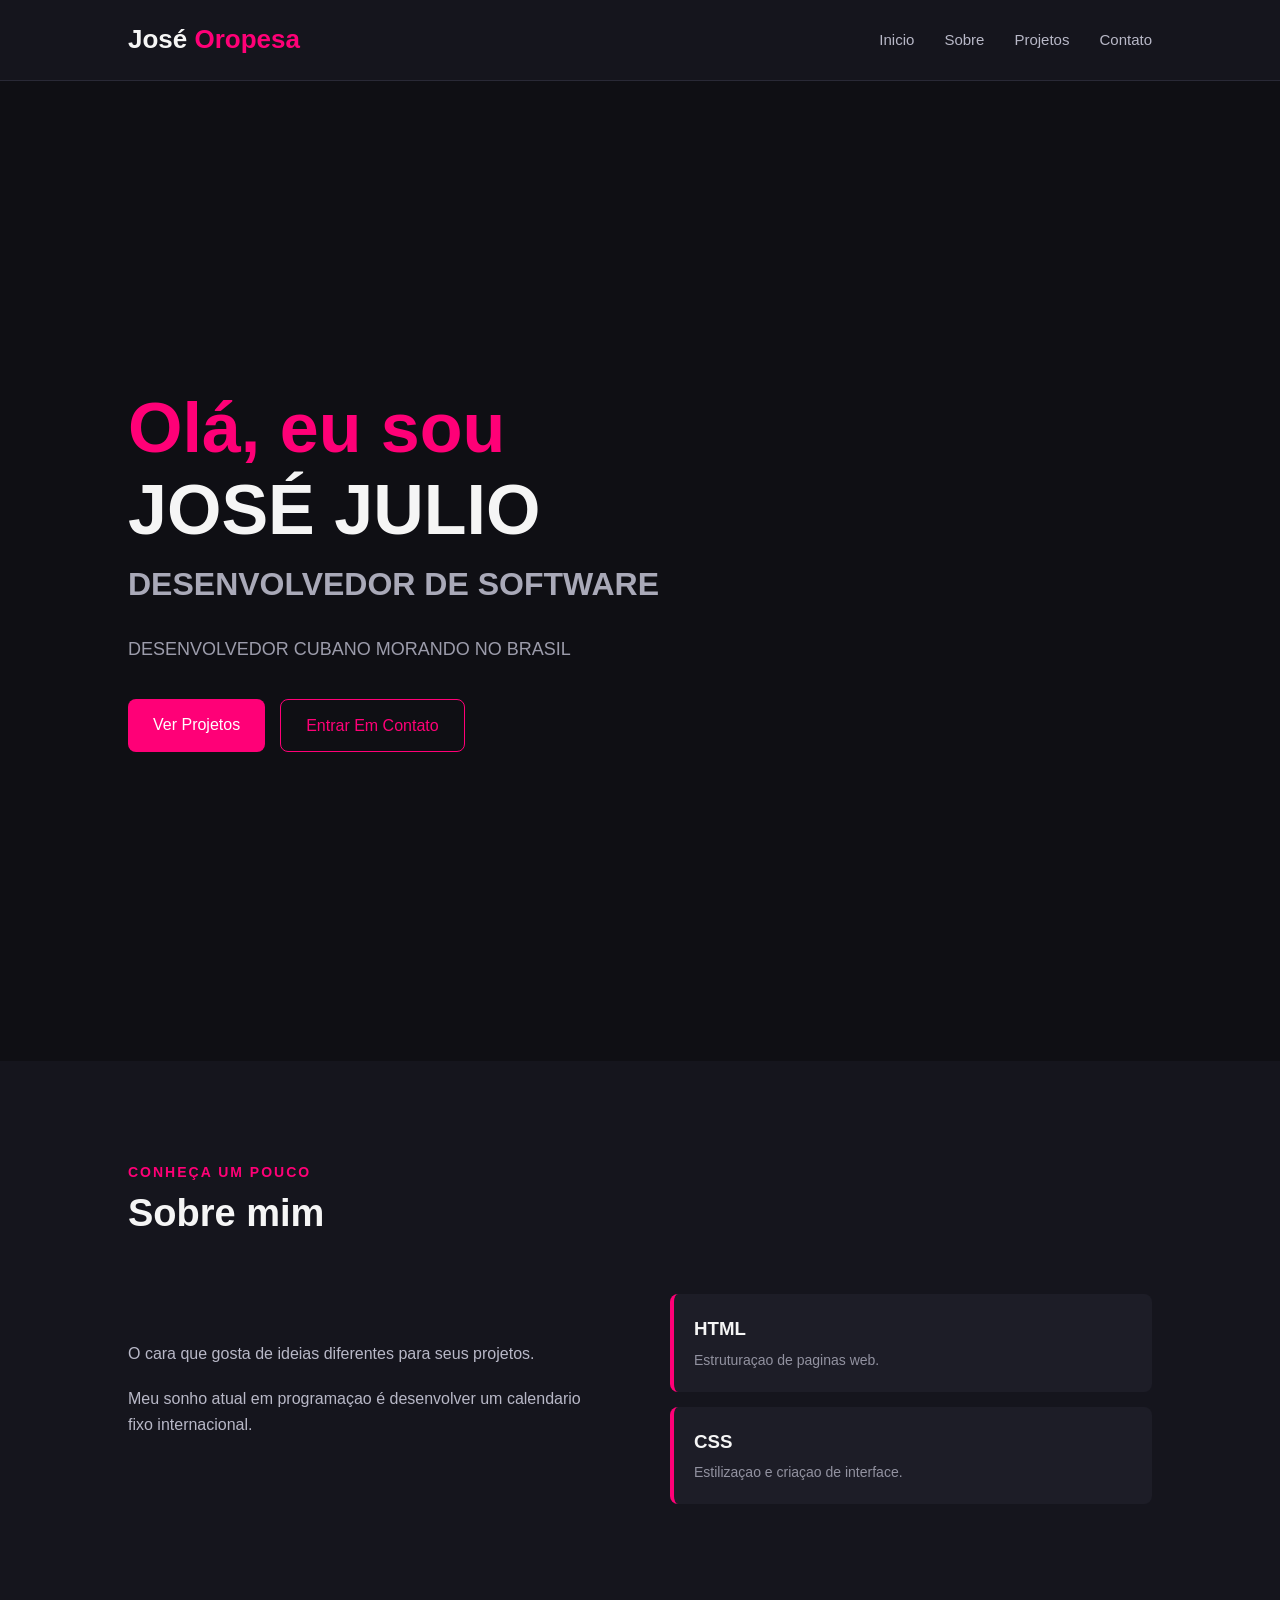
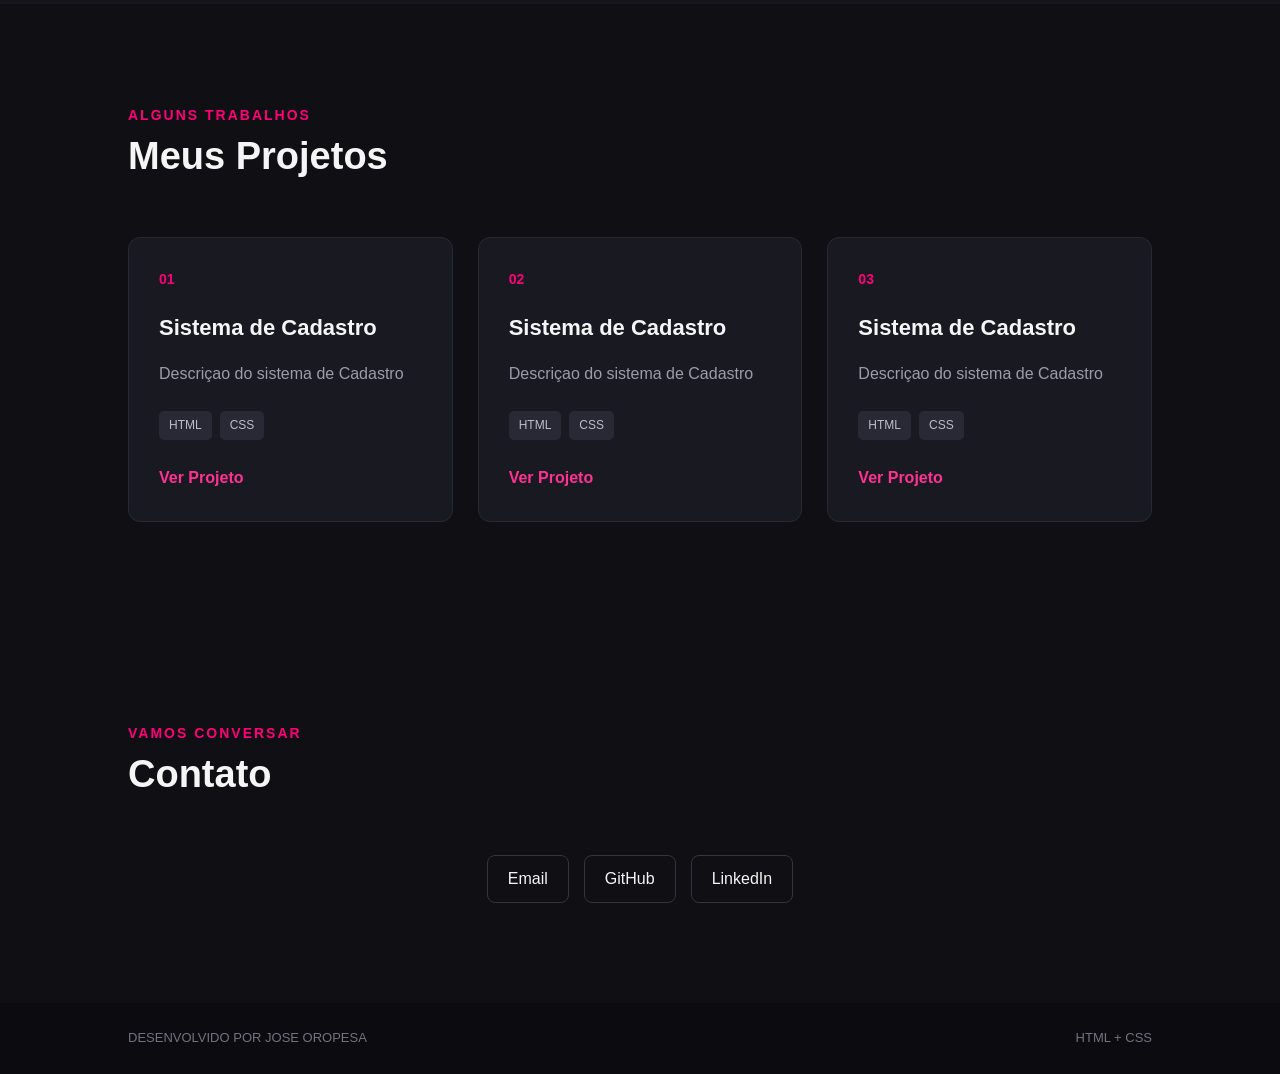
<file: mi pagina/index.html>
<!DOCTYPE html>
<html lang="en">
<head>
    <meta charset="UTF-8">
    <meta name="viewport" content="width=device-width, initial-scale=1.0">
    <title>GruliusBR</title>
    <link rel="stylesheet" href="portfolio.css">
</head>
<body>

    <!--COMENTARIO-->
    <header>
    <div class="logo">
        <h2>José <span>Oropesa</span></h2>
    </div>
    <nav>
        <a href="#inicio">Inicio</a>
        <a href="#sobre">Sobre</a>
        <a href="#projetos">Projetos</a>
        <a href="#contato">Contato</a>
        
    </nav>
    </header>

    <!--CONTEUDO PRINCIPAL-->
    <main>
        <!-- SECAO DE INICIO -->
         <section id="inicio" class="inicio">
            <div class="inicio-conteudo">
                <p class="apresentacao"> Olá, eu sou </p>
                <h1> JOSÉ JULIO </h1>
                <h2> DESENVOLVEDOR DE SOFTWARE </h2>
                <p class="descricao">
                    DESENVOLVEDOR CUBANO MORANDO NO BRASIL
                </p>
                <div class="botoes">
                    <a href="#projetos" class="botao">Ver Projetos</a>
                    <a href="#contato" class="botao botao-secundario">Entrar Em Contato</a>
                </div>
            </div>
         </section>

         <!-- SOBRE -->
          <section id="sobre" class="sobre">
            <div class="titulo-secao">
                <p>Conheça Um Pouco</p>
                <h2>Sobre mim</h2>
            </div>
            <div class="sobre-conteudo">
                <div class="sobre-texto">
                    <p>
                        O cara que gosta de ideias diferentes para seus projetos.
                    </p>
                    <p>
                        Meu sonho atual em programaçao é desenvolver um calendario fixo internacional.
                    </p>
                </div>
                <div class="habilidades">
                    <div class="habilidade">
                        <h3>HTML</h3>
                        <p>Estruturaçao de paginas web.</p>
                    </div>
                    <div class="habilidade">
                        <h3>CSS</h3>
                        <p>Estilizaçao e criaçao de interface.</p>
                    </div>
                    <!--div class="habilidade">
                        <h3>PHP</h3>
                        <p>Desenvolvimento de aplicaçoes web.</p>
                    </div-->
                </div>
            </div>
          </section>

          <section id="projetos" class="projetos-secao">
            <div class="titulo-secao">
                <p>Alguns trabalhos</p>
                <h2>Meus Projetos</h2>
            </div>
            <div class="projetos">
                <div class="card">
                    <div class="numero-projeto">
                        01
                    </div>
                    <h3>Sistema de Cadastro</h3>
                    <p>
                        Descriçao do sistema de Cadastro
                    </p>
                    <div class="tecnologias">
                        <span>HTML</span>
                        <span>CSS</span>
                        <!--span>PHP</span-->
                    </div>
                    <a href="cadastro.html">Ver Projeto</a>
                </div>
                <!-- PROJETO 2 -->
                <div class="card">
                    <div class="numero-projeto">
                        02
                    </div>
                    <h3>Sistema de Cadastro</h3>
                    <p>
                        Descriçao do sistema de Cadastro
                    </p>
                    <div class="tecnologias">
                        <span>HTML</span>
                        <span>CSS</span>
                        <!--span>PHP</span-->
                    </div>
                    <a href="cadastro.html">Ver Projeto</a>
                </div>
                <!-- PROJETO 3 -->
                <div class="card">
                    <div class="numero-projeto">
                        03
                    </div>
                    <h3>Sistema de Cadastro</h3>
                    <p>
                        Descriçao do sistema de Cadastro
                    </p>
                    <div class="tecnologias">
                        <span>HTML</span>
                        <span>CSS</span>
                        <!--span>PHP</span-->
                    </div>
                    <a href="cadastro.html">Ver Projeto</a>
                </div>
            </div>
        </section>
        <section id="contatos" class="contatos">
            <div class="titulo-secao">
                <p>Vamos conversar</p>
                <h2>Contato</h2>
            </div>
            <div class="contato-links">
                <a href="mailto:guapser2k7@gmail.com">Email</a>
                <a href="https://github.com/GRULIUSBR">GitHub</a>
                <a href="https://linkedin.com/in/joseoropesabajuelo">LinkedIn</a>
            </div>
        </section>
    </main>
    <footer>
        <p>
            DESENVOLVIDO POR <a href="https://jose755.devlook.xyz">JOSE OROPESA</a>
        </p>
        <p>
            HTML + CSS
        </p>
    </footer>




</body>
</html>
</file>
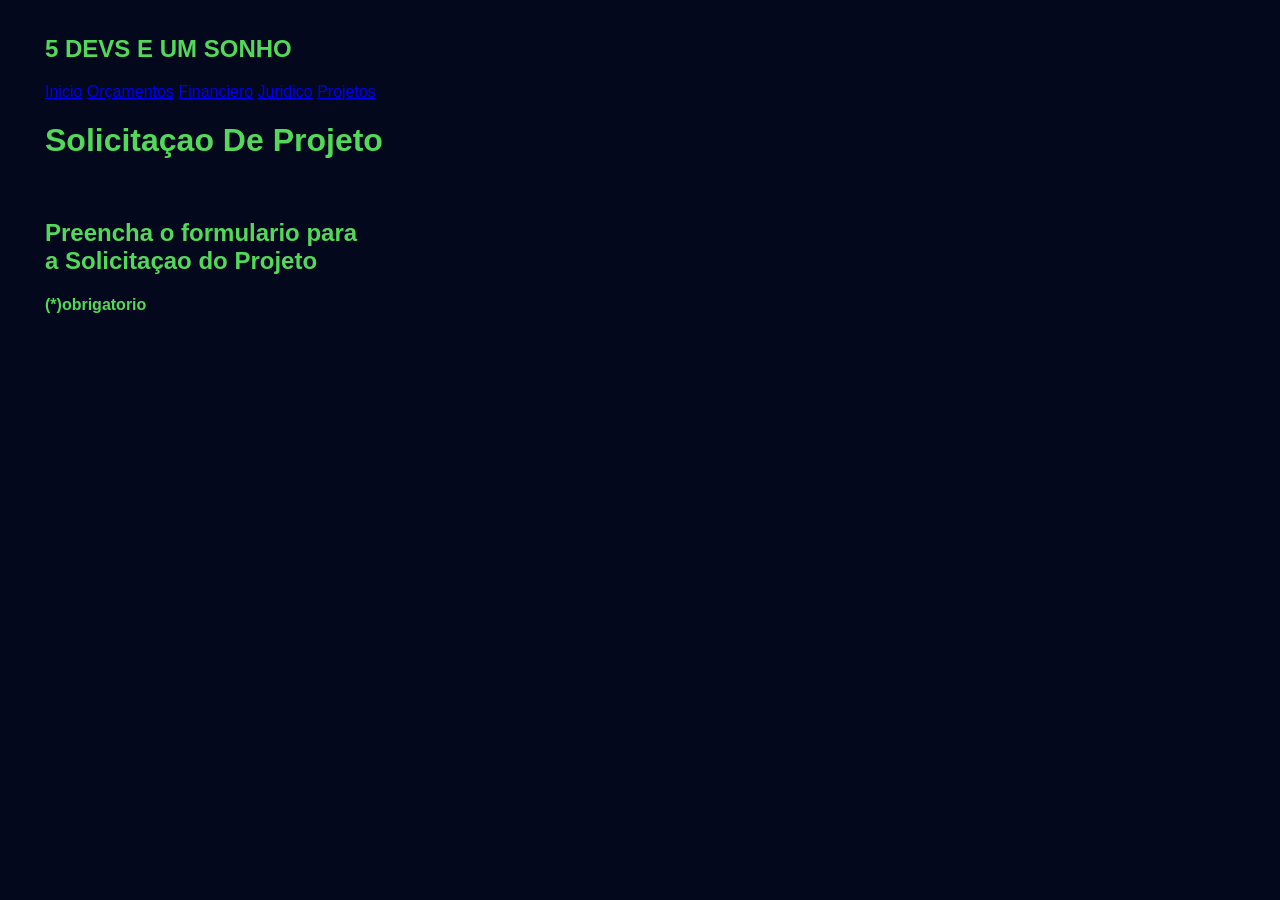
<file: el-invento/solicitar_projeto.html>
<!DOCTYPE html>
<html lang="en">
<head>
    <meta charset="UTF-8">
    <meta name="viewport" content="width=device-width, initial-scale=1.0">
    <title>Solicitaçao De Projeto</title>  
    <link rel="stylesheet" href="projetos.css">
</head>

<header>
    <div class="logo">
        <h2>5 DEVS E UM SONHO</h2>
    </div>
    <nav>
        <a href="#inicio">Inicio</a>
        <a href="#orcamento">Orçamentos</a>
        <a href="#financiero">Financiero</a>
        <a href="#juridico">Juridico</a>
        <a href="#projetos">Projetos</a>
    </nav>
    </header>
    
    <section></section>


<div class="text">
    <h1>Solicitaçao De Projeto</h1>
    <br></div>
<body>
    <h2>Preencha o formulario para <br> a Solicitaçao do Projeto</h2>
    <h4>(*)obrigatorio</h4>
    
</body>
</html>
</file>
<file: mi pagina/portfolio.css>
/* ==================== */
/* CONFIGURAÇOES GERAIS */
/* ==================== */

*{

margin: 0;
padding: 0;
}

html{
    scroll-behavior: smooth;
}

body{
    font-family: Arial, Helvetica, sans-serif;
    background-color: #0f0f14;
    color: #F5F5F5;
    line-height: 1.6;
}

a{
 text-decoration: none;   
 color: inherit; /*inherit copia el color */
}

/*==========*/
/*   MENU   */
/*==========*/

header{
    height: 80px;
    padding: 0 10%;
    display: flex;
    justify-content: space-between;
    align-items: center;
    background-color: #15151d;
    border-bottom: 1px solid #292936;
    position: sticky;
    top: 0; /* pesquisar*/
    z-index: 10; /*pesquisar */
}

.logo h2{
    font-size: 26px;
}

.logo span{
    color: rgb(255, 0, 119);
}

nav{
    display: flex;
    gap: 30px; /*espacio entre los textos de la barra de navegacion*/
}

nav a{
    color: #b8b8c7;
    font-size: 15px;
    transition: 0.3s;
}

nav a:hover{ /*hover es una pseudoclase*/
color: rgb(255, 0, 119);;
}

/*==============*/
/*    INICIO    */
/*==============*/

.inicio{
min-height: calc(100vh - 80px); /*desafio pra casa (view port)*/
padding: 80px 10%;
display: flex;
align-items: center;
background-color: #0f0f14;
}

.inicio-conteudo{
    max-width: 750px;
}

.apresentacao{
    font-size: 70px;
    line-height: 1.1;
    font-weight: bold;
    margin-bottom: 5px;
    color:rgb(255, 0, 119)
}

.inicio h1{
    font-size: 70px;
    line-height: 1.1;
    margin-bottom: 10px;
}

.inicio h2{
    font-size: 32px;
    color: #a9a9b8;
    margin-bottom: 25px;
}

.descricao{
    max-width: 600px;
    color: #9c9cab;
    font-size: 18px;
    margin-bottom: 35px;
}

/*===================*/
/*      BOTOES       */
/*===================*/

.botoes{
    display: flex;
    gap: 15px;
}

.botao{
    display: inline-block;
    background-color: rgb(255, 0, 119);
    color: #fff;
    padding: 13px 25px;
    border-radius: 8px;
    transition: 0.3s;
}

.botao:hover{
    background-color: rgb(255, 50, 146) ;
    transform: translateY(-3px);
}

.botao-secundario{
    background-color: transparent;
    border: 1px solid rgb(255, 0, 119);
    color: rgb(255, 0, 119);
}

.botao-secundario:hover{
    background-color: rgb(255, 50, 146);
    color: #fff;
}

/*============*/
/*   SEÇOES   */
/*============*/

section{
padding: 100px 10%;
}

.titulo-secao{
    margin-bottom: 50px;
}

.titulo-secao p{
    color: rgb(255, 0, 119);
    font-size: 14px;
    font-weight: bold;
    text-transform: uppercase;
    letter-spacing: 2px;
}

.titulo-secao h2{
    font-size: 38px;
}

/*==============*/
/*     SOBRE    */
/*==============*/

.sobre{
    background-color: #15151d;
}

.sobre-conteudo{
    display: flex;
    gap: 60px;
    align-items: center;
}

.sobre-texto{
    flex: 1;
    color: #b8b8c7;
}

.sobre-texto p{
    margin-bottom: 20px;
}

.habilidades{
    flex: 1;
    display: flex;
    flex-direction: column;
    gap: 15px;
}

.habilidade{
    background-color: #1d1d27;
    padding: 20px;
    border-radius: 8px;
    border-left: 4px solid rgb(255, 0, 119);
}

.habilidade h3{
margin-bottom: 5px;
}

.habilidade p{
color: #9292a0;
font-size: 14px;
}

/*============*/
/*  PROJETOS  */
/*============*/

.projetos-secao{
    background-color: #0f0f14;
}

.projetos{
    display: flex;
    gap: 25px;
}

.card{
    flex: 1;
    background-color: #191922;
    padding: 30px;
    border-radius: 12px;
    border:  1px solid #292936;
    transition: 0.3s;
}

.card:hover{
    transform: translateY(-8px);
    border-color: rgb(255, 0, 119)
}

.numero-projeto{
    color: rgb(255, 0, 119);
    font-size: 14px;
    font-weight: bold;
    margin-bottom: 20px;
}

.card h3{
    font-size: 22px;
    margin-bottom: 15px;
}

.card p{
    color: #9c9cab;
    margin-bottom: 25px;
}

.card > a{
    color: rgb(255, 50, 146);
    font-weight: bold;
}

/*tecno*/
.tecnologias{
    display: flex;
    gap: 8px;
    margin-bottom: 25px;
}

.tecnologias span{
    background-color: #292936;
    color: #bdbdc9;
    border-radius: 5px;
    padding: 5px 10px;
    font-size: 12px;
}

/*==============*/
/*    CONTATO   */
/*==============*/

.contato{
    background-color: #15151d;
    text-align: center;
}

.contato .titulo-secao{
    margin-bottom: 20px;
}

.contato-texto{
    max-width: 600px;
    margin: 0 auto 30px auto;
    color:#9c9cab;
}

.contato-links{
    display: flex;
    justify-content: center;
    gap: 15px;
}

.contato-links a{
border: 1px solid #343442;
padding: 10px 20px;
border-radius: 8px;
transition: 0.3s;
}

.contato-links a:hover{
    border-color: rgb(255, 0, 119);
    color: rgb(255, 0, 119);
    transform: translateY(-3px);
}

/*=================*/
/*    RODAPE       */
/*=================*/

footer{
    padding: 25px 10%;
    background-color: #0b0b10;
    color: #737380;
    display: flex;
    justify-content: space-between;
    font-size: 13px;
}

/*================*/
/* RESPONSIVIDADE */
/*================*/

@media (max-width: 800px){

header{
    height: auto;
    padding: 20px 5%;
    flex-direction: column;
    gap: 15px;
}

nav{
    gap: 15px;
    flex-wrap: wrap;
        justify-content: center;
}

.inicio{
    min-height: auto;
    padding: 70px 5%;
}

.inicio h1{
    font-size: 48px;
}

.inicio h2{
    font-size: 24px;
}

.apresentacao{
    font-size: 24px;
}

.descricao{
    font-size: 16px;
}

/*================*/
/*ALL THE SECTIONS*/
/*================*/

section{
    padding: 70px 5%; /*espaçamento interno*/

}

/*SOBRE*/

.sobre-conteudo{
    flex-direction: column;
    align-items: stretch;
}

/*PROJETOS*/

.projetos{
    flex-direction: column;
}

.botoes{
    flex-direction: column;
    align-items: flex-start;
}

/*CONTATO*/

.contato-links{
    flex-wrap: wrap;
}

/*RODAPE*/

footer{
    flex-direction: column;
    text-align: center;
    gap: 10px;
}






















}
</file>
<file: el-invento/projetos.css>
body{
    margin-top: 35px;
    margin-left: 45px;
    background-color: #04081d;
    color: rgb(83, 216, 90);
    text-align: left;
    font-family: 'Franklin Gothic Medium', 'Arial Narrow', Arial, sans-serif;
}

form{
    margin-left: 45px;
    background-color: #04081d;
    color: rgb(19, 176, 187);
    text-align: left;
    font-family: 'Franklin Gothic Medium', 'Arial Narrow', Arial, sans-serif;

  
}

button{
    
    background-color: rgb(67, 199, 223);
    color: white;
    width: 150px;
    height: 30px;
    border-radius: 5px;
}

input{
    width: 150px;
    height: 18px;
    padding: 5PX;
    border-radius: 7px;
}

textarea[name=descricao]{
    border-radius: 7px;
    width: 500px;
    height: 80px;
    line-height: 1.2;
    padding-top: 5px;
    padding-left: 8px;
    box-sizing: border-box;
    resize: none;
}

.container-formulario{ 
    display: flex;
    flex-direction: column;
    gap: 15px;
    max-width: 600px;
    margin: 0 auto;

    padding: 20px;
    border-radius: 8px;
}

.item{
    
    padding:  1em;
    text-align: left;
    border-radius: 8px;
    color: #ffffff;
    font-size: 1.5rem;
}

.boton{
    margin-top: 25px;
    border: none;
}
</file>
